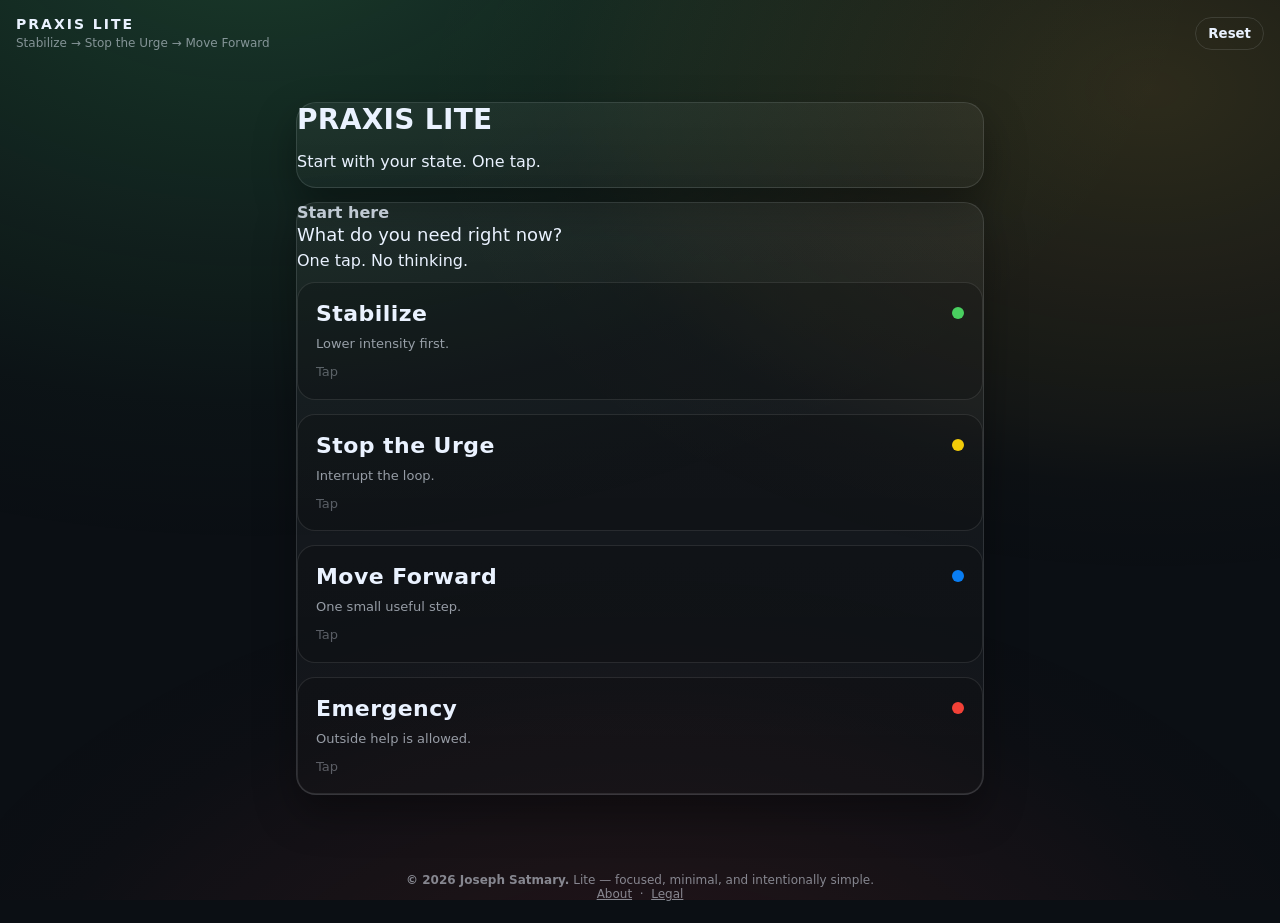
<file: index.html>
<!doctype html>
<html lang="en">
<head>
  <meta charset="utf-8" />
  <meta name="viewport" content="width=device-width,initial-scale=1" />
  <title>Praxis Lite</title>
  <meta name="description" content="Praxis Lite — a self-guided emotional regulation tool (Stabilize → Stop the Urge → Move Forward → Emergency)." />

  <base href="./" />

  <!-- PWA -->
  <link rel="manifest" href="./manifest.webmanifest">
  <meta name="theme-color" content="#0b0f14">
  <meta name="mobile-web-app-capable" content="yes">
  <meta name="apple-mobile-web-app-capable" content="yes">
  <meta name="apple-mobile-web-app-status-bar-style" content="black-translucent">

  <!-- Icons -->
  <link rel="icon" href="./icons/icon-192.png">
  <link rel="apple-touch-icon" href="./icons/icon-192.png">

  <!-- Styles -->
  <link rel="stylesheet" href="./styles/base.css">
  <link rel="stylesheet" href="./styles/components.css">
  <link rel="stylesheet" href="./styles/home.css">
  <link rel="stylesheet" href="./styles/flows.css">
  <link rel="stylesheet" href="./styles/redzone.css">
  <link rel="stylesheet" href="./styles/lite-mobile.css">
</head>

<body>
  <div id="app" class="app">
    <header class="appHeader">
      <div class="brand">
        <div class="brandTitle">PRAXIS LITE</div>
        <div class="brandSub">Stabilize → Stop the Urge → Move Forward</div>
      </div>
      <nav class="topNav">
        <button class="linkBtn" id="navHome" type="button" aria-label="Reset to Home">Reset</button>
      </nav>
    </header>

    <main id="main" class="main" role="main">
      <section class="card">
        <h2 class="h2">Loading…</h2>
        <p class="muted">If this stays, Lite JS is not loading.</p>
        <p class="muted" style="opacity:.7;">build lite-pwa-1</p>
      </section>
    </main>

    <footer class="footer">
      <div>
        <strong>© 2026 Joseph Satmary.</strong>
        <span class="beta">Lite — focused, minimal, and intentionally simple.</span>
      </div>
      <div>
        <a href="./about.html">About</a>
        &nbsp;·&nbsp;
        <a href="./legal.html">Legal</a>
      </div>
    </footer>
  </div>

  <!-- Praxis Lite boot -->
  <script type="module" src="./js/lite/app.js?v=lite-pwa-1"></script>
</body>
</html>
</file>
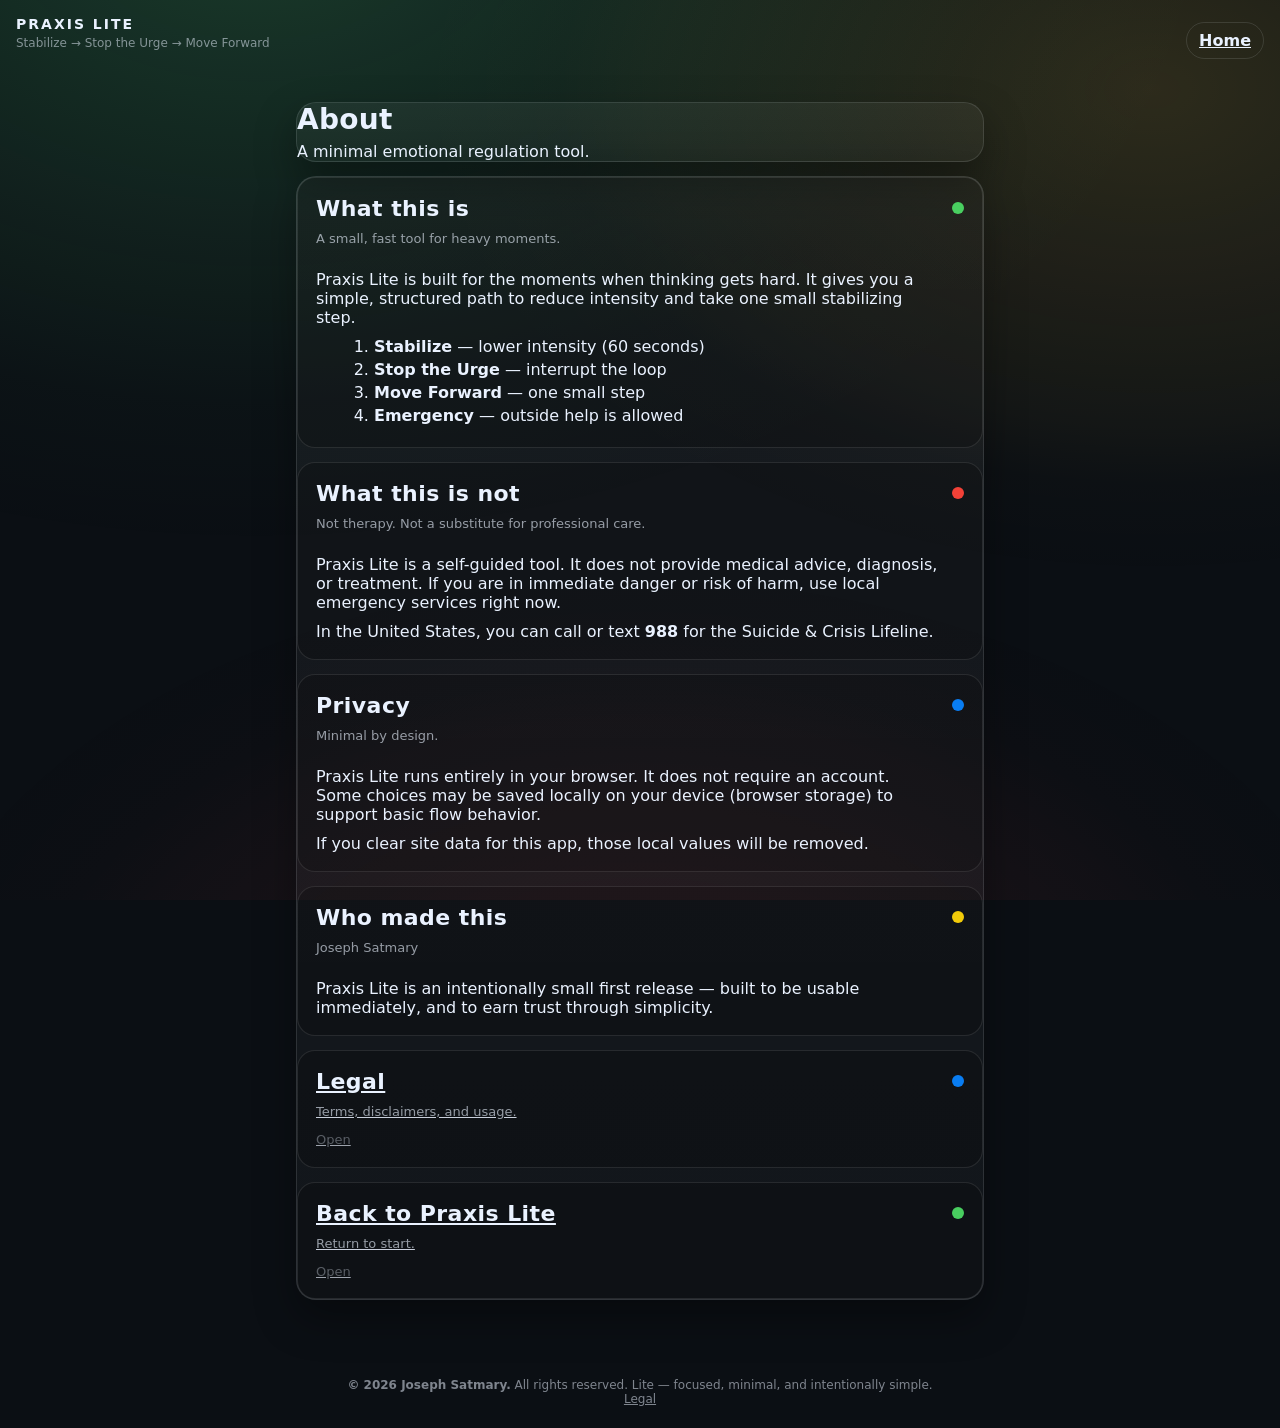
<file: about.html>
<!doctype html>
<html lang="en">
<head>
  <meta charset="utf-8" />
  <meta name="viewport" content="width=device-width,initial-scale=1" />
  <title>About — Praxis Lite</title>
  <meta name="description" content="About Praxis Lite — a minimal emotional regulation tool." />

  <!-- GitHub Pages base-path safe -->
  <base href="./" />

  <!-- Styles (match Lite) -->
  <link rel="stylesheet" href="./styles/base.css">
  <link rel="stylesheet" href="./styles/components.css">
  <link rel="stylesheet" href="./styles/home.css">
  <link rel="stylesheet" href="./styles/flows.css">
  <link rel="stylesheet" href="./styles/redzone.css">
  <link rel="stylesheet" href="./styles/lite-mobile.css">
</head>

<body>
  <div id="app" class="app">
    <header class="appHeader">
      <div class="brand">
        <div class="brandTitle">PRAXIS LITE</div>
        <div class="brandSub">Stabilize → Stop the Urge → Move Forward</div>
      </div>
      <nav class="topNav">
        <a class="linkBtn" href="./">Home</a>
      </nav>
    </header>

    <main id="main" class="main" role="main">
      <section class="card">
        <h1 class="h1" style="margin:0 0 6px 0;">About</h1>
        <p class="muted" style="margin:0;">A minimal emotional regulation tool.</p>
      </section>

      <section class="card" style="margin-top:14px;">
        <div class="tileStack">
          <div class="tile tileStatic">
            <div class="tileMain">
              <div class="tileTitle">What this is</div>
              <div class="tileSub">A small, fast tool for heavy moments.</div>
              <div class="tileBody">
                <p class="muted" style="margin:10px 0 0 0;">
                  Praxis Lite is built for the moments when thinking gets hard. It gives you a simple,
                  structured path to reduce intensity and take one small stabilizing step.
                </p>
                <ol class="liteList" style="margin-top:10px;">
                  <li><strong>Stabilize</strong> — lower intensity (60 seconds)</li>
                  <li><strong>Stop the Urge</strong> — interrupt the loop</li>
                  <li><strong>Move Forward</strong> — one small step</li>
                  <li><strong>Emergency</strong> — outside help is allowed</li>
                </ol>
              </div>
            </div>
            <span class="tileDot dotGreen" aria-hidden="true"></span>
          </div>

          <div class="tile tileStatic">
            <div class="tileMain">
              <div class="tileTitle">What this is not</div>
              <div class="tileSub">Not therapy. Not a substitute for professional care.</div>
              <div class="tileBody">
                <p class="muted" style="margin:10px 0 0 0;">
                  Praxis Lite is a self-guided tool. It does not provide medical advice, diagnosis,
                  or treatment. If you are in immediate danger or risk of harm, use local emergency
                  services right now.
                </p>
                <p class="muted" style="margin:10px 0 0 0;">
                  In the United States, you can call or text <strong>988</strong> for the Suicide &amp; Crisis Lifeline.
                </p>
              </div>
            </div>
            <span class="tileDot dotRed" aria-hidden="true"></span>
          </div>

          <div class="tile tileStatic">
            <div class="tileMain">
              <div class="tileTitle">Privacy</div>
              <div class="tileSub">Minimal by design.</div>
              <div class="tileBody">
                <p class="muted" style="margin:10px 0 0 0;">
                  Praxis Lite runs entirely in your browser. It does not require an account.
                  Some choices may be saved locally on your device (browser storage) to support basic flow behavior.
                </p>
                <p class="muted" style="margin:10px 0 0 0;">
                  If you clear site data for this app, those local values will be removed.
                </p>
              </div>
            </div>
            <span class="tileDot dotBlue" aria-hidden="true"></span>
          </div>

          <div class="tile tileStatic">
            <div class="tileMain">
              <div class="tileTitle">Who made this</div>
              <div class="tileSub">Joseph Satmary</div>
              <div class="tileBody">
                <p class="muted" style="margin:10px 0 0 0;">
                  Praxis Lite is an intentionally small first release — built to be usable immediately,
                  and to earn trust through simplicity.
                </p>
              </div>
            </div>
            <span class="tileDot dotYellow" aria-hidden="true"></span>
          </div>
        </div>

        <div class="tileStack" style="margin-top:14px;">
          <a class="tile" href="./legal.html">
            <div class="tileMain">
              <div class="tileTitle">Legal</div>
              <div class="tileSub">Terms, disclaimers, and usage.</div>
              <div class="tileHint">Open</div>
            </div>
            <span class="tileDot dotBlue" aria-hidden="true"></span>
          </a>

          <a class="tile" href="./">
            <div class="tileMain">
              <div class="tileTitle">Back to Praxis Lite</div>
              <div class="tileSub">Return to start.</div>
              <div class="tileHint">Open</div>
            </div>
            <span class="tileDot dotGreen" aria-hidden="true"></span>
          </a>
        </div>
      </section>
    </main>

    <footer class="footer">
      <div>
        <strong>© 2026 Joseph Satmary.</strong> All rights reserved.
        <span class="beta">Lite — focused, minimal, and intentionally simple.</span>
      </div>
      <div>
        <a href="./legal.html">Legal</a>
      </div>
    </footer>
  </div>
</body>
</html>
</file>
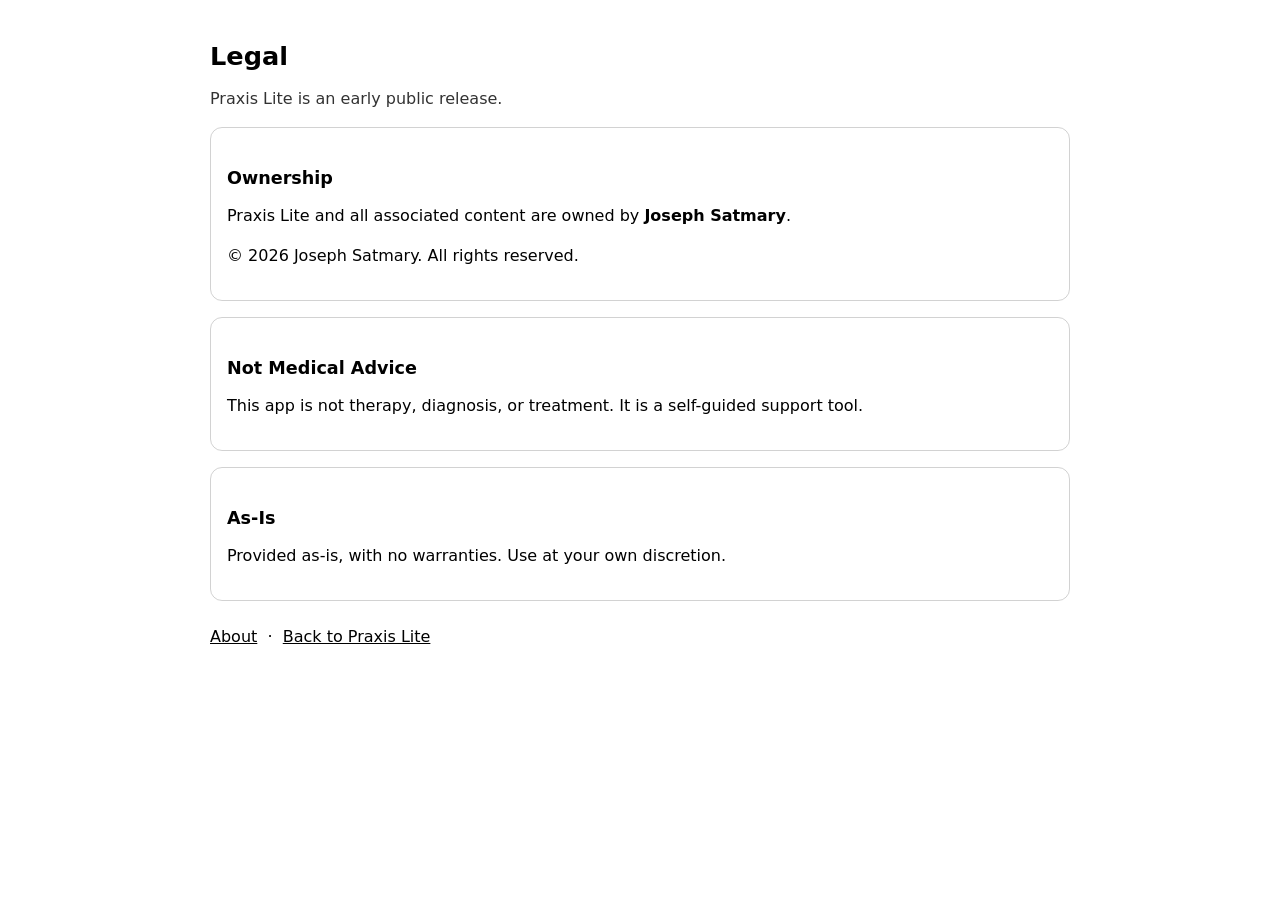
<file: legal.html>
<!doctype html>
<html lang="en">
<head>
  <meta charset="utf-8" />
  <meta name="viewport" content="width=device-width,initial-scale=1" />
  <title>Praxis Lite — Legal</title>
  <meta name="robots" content="noindex,nofollow" />
  <style>
    :root { color-scheme: light dark; }
    body { font-family: system-ui, -apple-system, Segoe UI, Roboto, Arial, sans-serif; margin: 0; }
    .wrap { max-width: 860px; margin: 0 auto; padding: 24px 16px 48px; }
    h1 { font-size: 1.6rem; margin-bottom: 8px; }
    h2 { font-size: 1.1rem; margin-top: 24px; }
    p, li { line-height: 1.5; }
    .card { border: 1px solid rgba(127,127,127,.35); border-radius: 12px; padding: 16px; margin-top: 16px; }
    .muted { opacity: .8; }
    a { color: inherit; }
  </style>
</head>

<body>
  <div class="wrap">
    <h1>Legal</h1>
    <p class="muted">Praxis Lite is an early public release.</p>

    <div class="card">
      <h2>Ownership</h2>
      <p>Praxis Lite and all associated content are owned by <strong>Joseph Satmary</strong>.</p>
      <p>© 2026 Joseph Satmary. All rights reserved.</p>
    </div>

    <div class="card">
      <h2>Not Medical Advice</h2>
      <p>This app is not therapy, diagnosis, or treatment. It is a self-guided support tool.</p>
    </div>

    <div class="card">
      <h2>As-Is</h2>
      <p>Provided as-is, with no warranties. Use at your own discretion.</p>
    </div>

    <p style="margin-top:24px;">
      <a href="./about.html">About</a>
      &nbsp;·&nbsp;
      <a href="./">Back to Praxis Lite</a>
    </p>
  </div>
</body>
</html>
</file>
<file: styles/base.css>
:root{
  --bg:#0b0f14;
  --panel:#0f1620;
  --card:#121c28;
  --text:#eaf2ff;
  --muted:rgba(234,242,255,.72);
  --muted2:rgba(234,242,255,.52);
  --line:rgba(234,242,255,.12);

  --green:#56f08b;
  --yellow:#ffd84a;
  --red:#ff4d4d;

  --shadow: 0 18px 40px rgba(0,0,0,.35);
  --r:20px;
}

*{box-sizing:border-box}
html,body{height:100%}

body{
  margin:0;
  font-family: ui-sans-serif, system-ui, -apple-system, Segoe UI, Roboto, Helvetica, Arial;
  background: var(--bg);
  color:var(--text);
  position:relative;
}

/* ✅ seam-free gradient layer */
body::before{
  content:"";
  position:fixed;
  inset:0;
  pointer-events:none;
  z-index:-1;

  background:
    radial-gradient(1200px 800px at 20% -10%,
      rgba(86,240,139,.20) 0%,
      rgba(86,240,139,.12) 26%,
      rgba(86,240,139,.06) 48%,
      rgba(86,240,139,.02) 62%,
      rgba(86,240,139,0) 80%),

    radial-gradient(900px 600px at 90% 10%,
      rgba(255,216,74,.14) 0%,
      rgba(255,216,74,.08) 34%,
      rgba(255,216,74,.04) 56%,
      rgba(255,216,74,.01) 66%,
      rgba(255,216,74,0) 82%),

    radial-gradient(900px 600px at 50% 120%,
      rgba(255,77,77,.12) 0%,
      rgba(255,77,77,.06) 40%,
      rgba(255,77,77,.03) 60%,
      rgba(255,77,77,.01) 70%,
      rgba(255,77,77,0) 86%);
}

a{color:inherit}
button{font-family:inherit}

.h1{font-size:28px; margin:0 0 6px 0; letter-spacing:.3px}
.h2{font-size:18px; margin:0 0 6px 0}
.p{margin:0; color:var(--muted); line-height:1.35}
.small{margin:0; color:var(--muted2); font-size:13px; line-height:1.35}

.app{
  min-height:100%;
  display:flex;
  flex-direction:column;
}

.appHeader{
  padding:16px 16px 10px 16px;
  display:flex;
  justify-content:space-between;
  align-items:flex-end;
  gap:12px;
}

.brandTitle{font-weight:900; letter-spacing:2px; font-size:14px}
.brandSub{color:var(--muted2); font-size:12px; margin-top:4px}

.main{
  flex:1;
  padding:12px 16px 22px 16px;
  max-width:900px;
  width:100%;
  margin:0 auto;
}

.footer{
  padding:14px 16px 22px 16px;
  color:var(--muted2);
  text-align:center;
  font-size:12px;
}

.hr{height:1px; background:var(--line); margin:14px 0}
</file>
<file: styles/components.css>
.card{
  background:linear-gradient(180deg, rgba(255,255,255,.05), rgba(255,255,255,.03));
  border:1px solid var(--line);
  border-radius:var(--r);
  box-shadow:var(--shadow);
}

.cardPad{padding:14px}

.badge{
  display:inline-flex;
  align-items:center;
  padding:6px 10px;
  border-radius:999px;
  background:rgba(255,255,255,.06);
  border:1px solid var(--line);
  color:var(--text);
  font-size:12px;
  font-weight:800;
  letter-spacing:.2px;
}

.btnRow{
  display:flex;
  flex-wrap:wrap;
  gap:10px;
  margin-top:10px;
}

.btn{
  appearance:none;
  border:1px solid var(--line);
  background:rgba(255,255,255,.05);
  color:var(--text);
  padding:11px 14px;
  border-radius:14px;
  font-weight:800;
  cursor:pointer;
  transition:transform .06s ease, background .15s ease;
}

.btn:active{transform:scale(.99)}
.btn:hover{background:rgba(255,255,255,.07)}

.btnPrimary{
  border-color:rgba(86,240,139,.35);
  background:rgba(86,240,139,.10);
}

.btnDanger{
  border-color:rgba(255,77,77,.35);
  background:rgba(255,77,77,.10);
}

.linkBtn{
  appearance:none;
  background:transparent;
  color:var(--text);
  border:1px solid var(--line);
  border-radius:999px;
  padding:8px 12px;
  font-weight:900;
  cursor:pointer;
}

/* ✅ REMOVE duplicate Reset buttons inside screens */
.flowHeader .flowMeta{
  display:none;
}

.flowHeader{
  display:flex;
  justify-content:space-between;
  align-items:flex-start;
  gap:12px;
  margin-bottom:12px;
}

.flowShell{display:flex; flex-direction:column; gap:10px}

.timerBox{
  padding:14px;
  border-radius:var(--r);
  border:1px solid var(--line);
  background:rgba(255,255,255,.04);
}

.timerReadout{
  font-weight:1000;
  font-size:40px;
  letter-spacing:1px;
  margin-top:8px;
}

.progressBar{
  height:10px;
  background:rgba(255,255,255,.06);
  border:1px solid var(--line);
  border-radius:999px;
  overflow:hidden;
  margin-top:10px;
}

.progressFill{
  height:100%;
  width:0%;
  background:rgba(86,240,139,.65);
}
</file>
<file: styles/home.css>
.homeShell{display:flex; flex-direction:column; gap:12px}

.homeHeader{
  padding:14px;
  border-radius:var(--r);
  border:1px solid var(--line);

  /* ✅ soften the green gradient edge */
  background:
    linear-gradient(
      180deg,
      rgba(86,240,139,.10) 0%,
      rgba(255,255,255,.04) 55%,
      rgba(255,255,255,.02) 100%
    );
}

.homeGrid{
  display:grid;
  grid-template-columns: 1fr;
  gap:12px;
}

@media(min-width:720px){
  .homeGrid{grid-template-columns: 1fr 1fr}
}

.actionTile{
  text-align:left;
  width:100%;
  border:1px solid var(--line);
  border-radius:var(--r);
  background:rgba(255,255,255,.04);
  padding:14px;
  cursor:pointer;
}

.actionTile:hover{background:rgba(255,255,255,.06)}

.tileTop{
  display:flex;
  justify-content:space-between;
  align-items:flex-start;
  gap:10px;
}

.tileTitle{
  font-weight:1000;
  font-size:18px;
  margin:0;
  color:var(--text);
}

.tileSub{
  margin-top:4px;
  font-size:13px;
  color:var(--muted);
}

.tileHint{
  margin:10px 0 0 0;
  font-size:13px;
  line-height:1.35;
  color:var(--muted2);
}

.zoneDot{
  width:12px; height:12px;
  border-radius:999px;
  border:1px solid var(--line);
  margin-top:3px;
}

.dotGreen{background:rgba(86,240,139,.55); border-color:rgba(86,240,139,.35)}
.dotYellow{background:rgba(255,216,74,.65); border-color:rgba(255,216,74,.35)}
.dotRed{background:rgba(255,77,77,.65); border-color:rgba(255,77,77,.35)}
</file>
<file: styles/flows.css>
/* Light structural helpers for flow screens */
.flowGrid{
  display:grid;
  grid-template-columns:1fr;
  gap:12px;
}
@media(min-width:900px){
  .flowGrid{grid-template-columns:1fr 1fr}
}
</file>
<file: styles/redzone.css>
.redzone{
  border-color:rgba(255,77,77,.30);
  background:linear-gradient(180deg, rgba(255,77,77,.10), rgba(255,255,255,.03));
}
</file>
<file: styles/lite-mobile.css>
/* styles/lite-mobile.css */

/* Constrain content */
.main {
  max-width: 720px;
  margin: 0 auto;
  padding-top: 42px;
  padding-bottom: 64px;
}

/* Tile stack */
.tileStack { display: grid; gap: 14px; }

.tile {
  width: 100%;
  text-align: left;
  border-radius: 18px;
  padding: 18px 18px;
  border: 1px solid rgba(255,255,255,.10);
  background: rgba(0,0,0,.18);
  display: flex;
  align-items: flex-start;
  justify-content: space-between;
  gap: 14px;

  cursor: pointer;
  -webkit-tap-highlight-color: transparent;
  appearance: none;
  outline: none;
}

.tile:active { transform: translateY(1px); }

.tileStatic { cursor: default; }

.tileMain { display: grid; gap: 6px; }

.tileTitle { font-size: 22px; font-weight: 800; letter-spacing: .02em; }
.tileSub { opacity: .85; }
.tileHint { opacity: .65; font-size: 13px; margin-top: 6px; }

.tileBody { margin-top: 8px; }

.tileDot {
  width: 12px;
  height: 12px;
  border-radius: 999px;
  flex: 0 0 auto;
  opacity: .95;
  margin-top: 6px;
}

.dotGreen { background: #4cd964; }
.dotYellow { background: #ffd60a; }
.dotBlue { background: #0a84ff; }
.dotRed { background: #ff453a; }

/* Lists */
.liteList { margin: 10px 0 0 18px; }
.liteList li { margin: 4px 0; }

/* Mobile */
@media (max-width: 640px) {
  .main {
    max-width: 680px;
    margin: 0 auto;
    padding: 12px;
    padding-top: 22px;
    padding-bottom: 40px;
  }

  .tile { padding: 16px; border-radius: 16px; }
  .tileTitle { font-size: 20px; }
}
</file>
